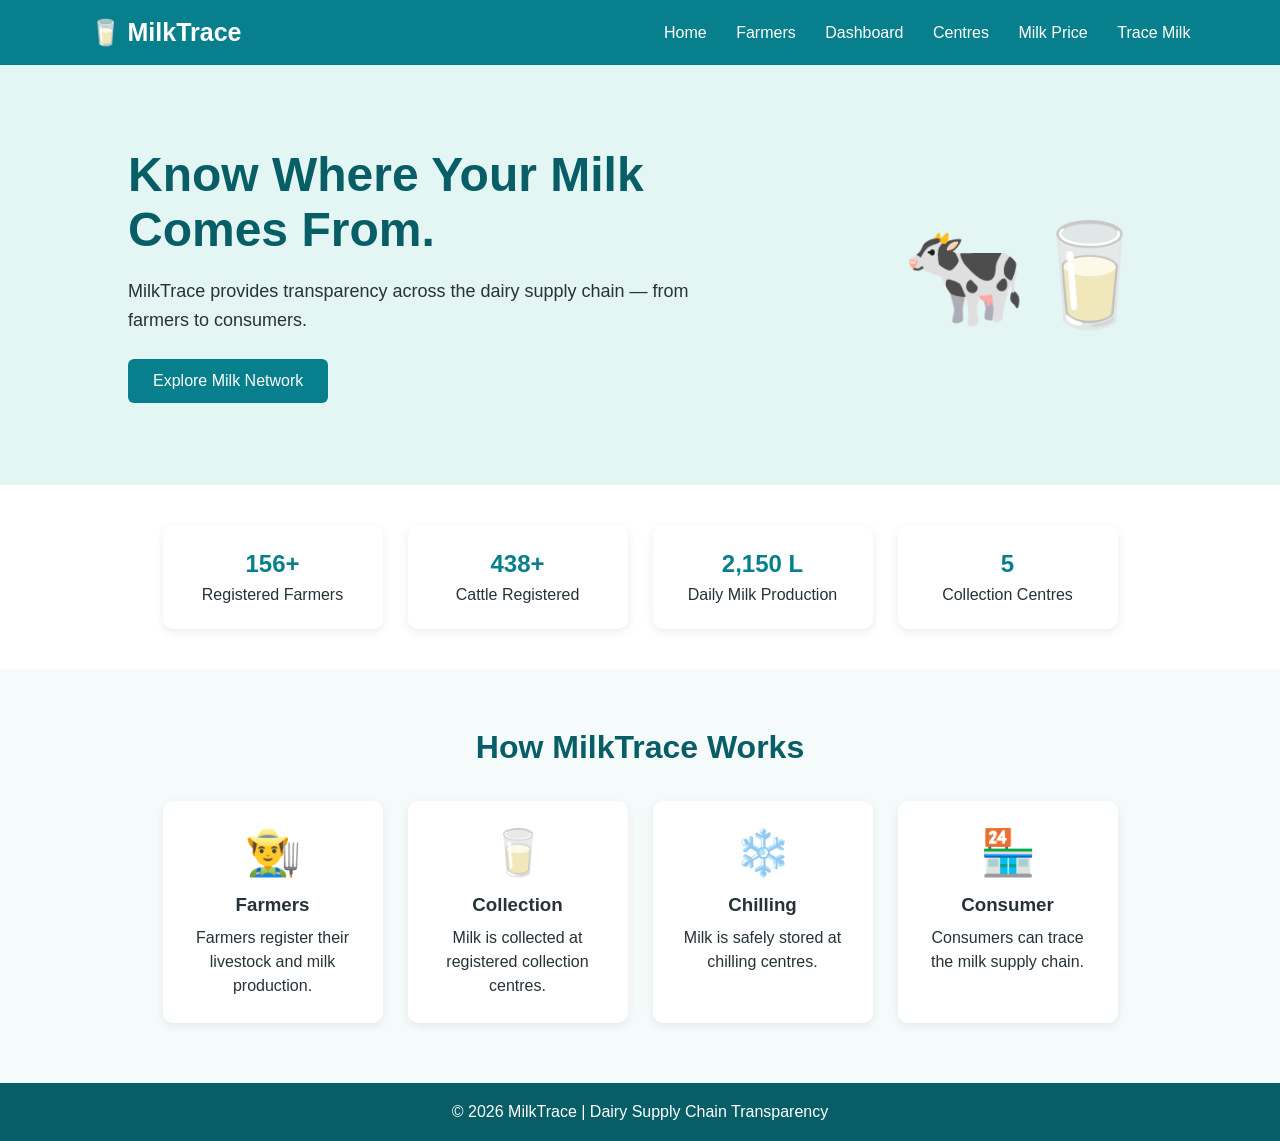
<file: index.html>
<!DOCTYPE html>
<html lang="en">

<head>
    <meta charset="UTF-8">
    <meta name="viewport" content="width=device-width, initial-scale=1.0">

    <title>MilkTrace</title>

    <link rel="stylesheet" href="css/style.css">
</head>

<body>

    <header>
        <h2>🥛 MilkTrace</h2>

        <nav>
            <a href="index.html">Home</a>
            <a href="farmers.html">Farmers</a>
            <a href="dashboard.html">Dashboard</a>
            <a href="#">Centres</a>
            <a href="#">Milk Price</a>
            <a href="#">Trace Milk</a>
        </nav>
    </header>


    <section class="hero">

        <div>
            <h1>Know Where Your Milk Comes From.</h1>

            <p>
                MilkTrace provides transparency across the
                dairy supply chain — from farmers to consumers.
            </p>

            <button>Explore Milk Network</button>
        </div>

        <div class="cow">
            🐄🥛
        </div>

    </section>


    <section class="stats">

        <div>
            <h2>156+</h2>
            <p>Registered Farmers</p>
        </div>

        <div>
            <h2>438+</h2>
            <p>Cattle Registered</p>
        </div>

        <div>
            <h2>2,150 L</h2>
            <p>Daily Milk Production</p>
        </div>

        <div>
            <h2>5</h2>
            <p>Collection Centres</p>
        </div>

    </section>


    <section class="process">

        <h2>How MilkTrace Works</h2>

        <div class="cards">

            <div class="card">
                <span>👨‍🌾</span>
                <h3>Farmers</h3>
                <p>Farmers register their livestock and milk production.</p>
            </div>

            <div class="card">
                <span>🥛</span>
                <h3>Collection</h3>
                <p>Milk is collected at registered collection centres.</p>
            </div>

            <div class="card">
                <span>❄️</span>
                <h3>Chilling</h3>
                <p>Milk is safely stored at chilling centres.</p>
            </div>

            <div class="card">
                <span>🏪</span>
                <h3>Consumer</h3>
                <p>Consumers can trace the milk supply chain.</p>
            </div>

        </div>

    </section>


    <footer>
        <p>© 2026 MilkTrace | Dairy Supply Chain Transparency</p>
    </footer>

</body>

</html>
</file>
<file: css/style.css>
* {
    margin: 0;
    padding: 0;
    box-sizing: border-box;
}

body {
    font-family: Arial, sans-serif;
    background: #f5fbfa;
    color: #263238;
}


/* NAVBAR */

header {
    background: #087f8c;
    color: white;
    padding: 18px 7%;

    display: flex;
    justify-content: space-between;
    align-items: center;
}

header h2 {
    font-size: 25px;
}

nav a {
    color: white;
    text-decoration: none;
    margin-left: 25px;
}


/* HERO */

.hero {
    min-height: 420px;
    padding: 60px 10%;

    display: flex;
    align-items: center;
    justify-content: space-between;

    background: #e4f6f3;
}

.hero div:first-child {
    width: 60%;
}

.hero h1 {
    font-size: 48px;
    color: #075e66;
    margin-bottom: 20px;
}

.hero p {
    font-size: 18px;
    line-height: 1.6;
    margin-bottom: 25px;
}

button {
    background: #087f8c;
    color: white;

    border: none;
    padding: 13px 25px;

    border-radius: 6px;
    font-size: 16px;
}

.cow {
    font-size: 100px;
}


/* STATISTICS */

.stats {
    background: white;
    padding: 40px 8%;

    display: flex;
    justify-content: center;
    gap: 25px;
}

.stats div {
    width: 220px;
    padding: 25px;

    text-align: center;

    border-radius: 10px;

    box-shadow: 0 3px 10px rgba(0,0,0,0.08);
}

.stats h2 {
    color: #087f8c;
    margin-bottom: 8px;
}


/* PROCESS */

.process {
    padding: 60px 8%;
    text-align: center;
}

.process > h2 {
    color: #075e66;
    font-size: 32px;
    margin-bottom: 35px;
}

.cards {
    display: flex;
    justify-content: center;
    gap: 25px;
}

.card {
    width: 220px;
    padding: 25px;

    background: white;
    border-radius: 10px;

    box-shadow: 0 3px 10px rgba(0,0,0,0.07);
}

.card span {
    font-size: 45px;
}

.card h3 {
    margin: 15px 0 10px;
}

.card p {
    line-height: 1.5;
}


/* FOOTER */

footer {
    background: #075e66;
    color: white;

    text-align: center;
    padding: 20px;
}

/* FARMER REGISTRATION */

.page-heading {
    text-align: center;
    padding: 50px 20px 25px;
}

.page-heading h1 {
    color: #075e66;
    font-size: 36px;
    margin-bottom: 10px;
}

.page-heading p {
    font-size: 17px;
}


.form-section {
    width: 500px;
    max-width: 90%;

    margin: 20px auto 60px;

    background: white;

    padding: 35px;

    border-radius: 12px;

    box-shadow: 0 4px 15px rgba(0,0,0,0.08);
}


.form-section form {
    display: flex;
    flex-direction: column;
}


.form-section label {
    margin-top: 15px;
    margin-bottom: 6px;

    font-weight: bold;
}


.form-section input,
.form-section select {

    padding: 12px;

    border: 1px solid #ccc;

    border-radius: 6px;

    font-size: 15px;
}


.form-section button {

    margin-top: 25px;

    padding: 13px;

    background: #087f8c;

    color: white;

    border: none;

    border-radius: 6px;

    font-size: 16px;

    cursor: pointer;
}


.form-section button:hover {
    background: #075e66;
}

/* DASHBOARD */

.dashboard {
    display: flex;
    justify-content: center;
    gap: 25px;

    padding: 30px 8%;
}

.dashboard-card {
    width: 220px;

    background: white;

    padding: 25px;

    text-align: center;

    border-radius: 10px;

    box-shadow: 0 3px 10px rgba(0,0,0,0.08);
}

.dashboard-card h2 {
    font-size: 32px;
    color: #087f8c;

    margin-bottom: 8px;
}


/* FARMER TABLE */

.farmer-table-section {

    width: 90%;

    margin: 20px auto 60px;

    background: white;

    padding: 30px;

    border-radius: 10px;

    box-shadow: 0 3px 10px rgba(0,0,0,0.08);

    overflow-x: auto;
}

.farmer-table-section h2 {

    color: #075e66;

    margin-bottom: 20px;

}


table {

    width: 100%;

    border-collapse: collapse;
}


th, td {

    padding: 12px;

    border-bottom: 1px solid #ddd;

    text-align: center;
}


th {

    background-color: #087f8c;

    color: white;
}


tr:hover {

    background-color: #f0fafa;

}
</file>
